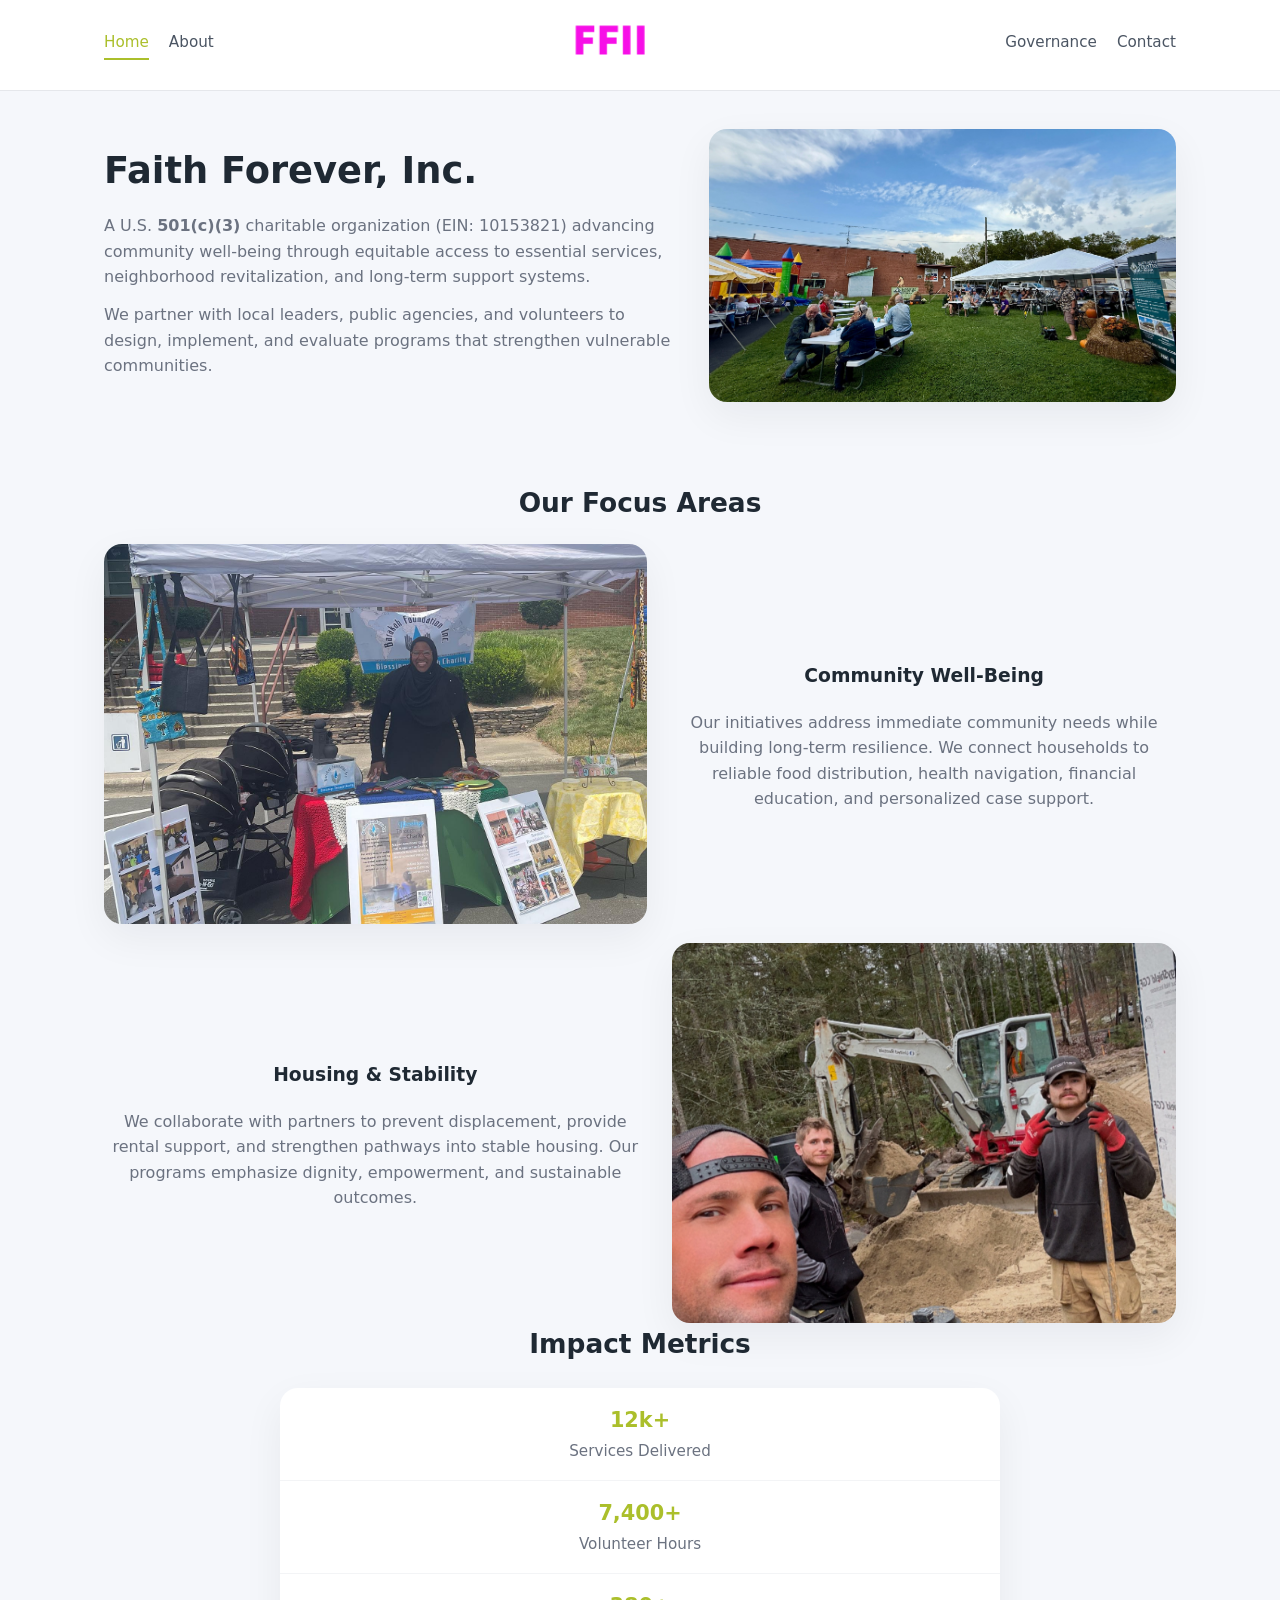
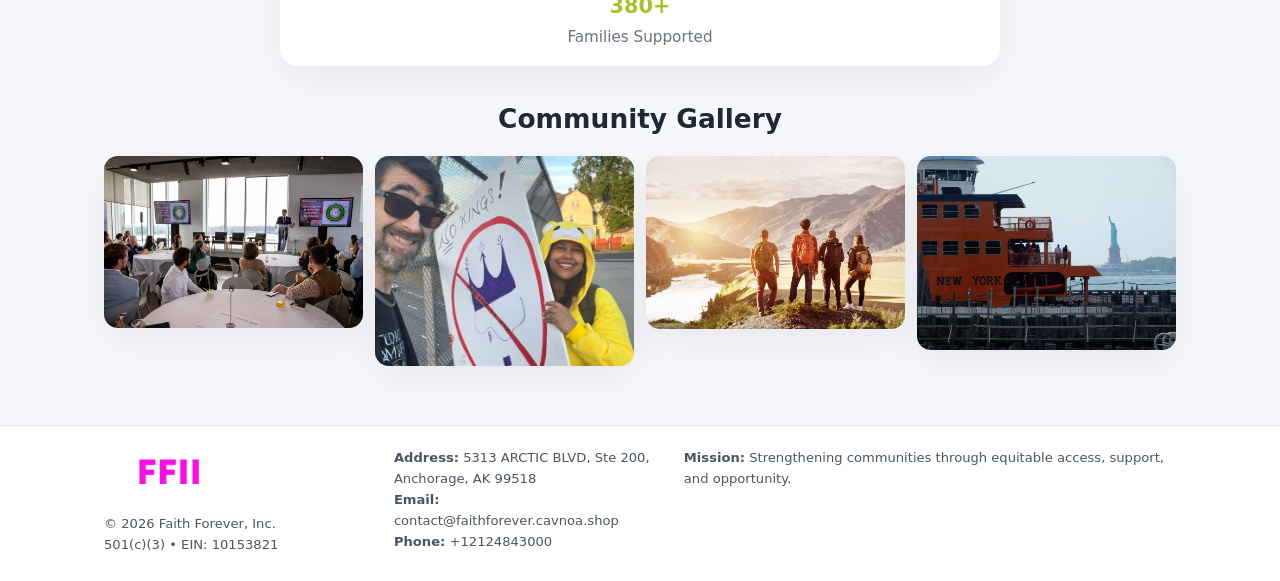
<file: index.html>
<!doctype html>
<html lang="en">
<head>
<meta charset="utf-8"/>
<meta name="viewport" content="width=device-width,initial-scale=1"/>
<title>Faith Forever, Inc. – Nonprofit • 2025</title>
<link rel="stylesheet" href="assets/styles.css"/>
<link rel="icon" href="images/logo.png"/>

<meta name="data-ein" content="10153821">
<meta name="data-name" content="Faith Forever, Inc.">
<meta name="data-email" content="contact@faithforever.cavnoa.shop">
<meta name="data-phone" content="+12124843000">
<meta name="data-address" content="5313 ARCTIC BLVD, Ste 200,
Anchorage, AK 99518">
<meta name="data-map" content="5313+ARCTIC+BLVD,+Ste+200,+Anchorage,+AK+99518">
  <meta name="description" content="Dedicated to community services, education, and direct relief, Faith Forever, Inc.">
<meta name="facebook-domain-verification" content="x50wmo1a6r258lvdniowwr4anckrqq" />
</head>
<body>
<div style="position:absolute;left:-9999px;top:-9999px;opacity:0" data-uniq="{{UNIQUE_BLOB}}">
  <span>Dedicated to community services, education, and direct relief, Faith Forever, Inc.</span><svg width="12" height="12" viewBox="0 0 12 12" xmlns="http://www.w3.org/2000/svg"><circle cx="6" cy="6" r="5" fill="#28a745"/></svg><img src="images/land.jpg" width="1" height="1" alt="" loading="lazy"/>
</div>


<header>
  <div class="header-inner">
    <nav>
      <a class="active" href="index.html">Home</a>
      <a href="about.html">About</a>
    </nav>
    <a href="index.html"><img src="images/logo.png" style="width:150px"></a>
    <nav>
      <a href="governance.html">Governance</a>
      <a href="contact.html">Contact</a>
    </nav>
  </div>
</header>

<div class="c0591c3a1aa">
  <div class="hero-wrap">
    <div>
      <h1>Faith Forever, Inc.</h1>
      <p class="c0ff22b306d">
        A U.S. <strong>501(c)(3)</strong> charitable organization (EIN: 10153821) advancing
        community well-being through equitable access to essential services,
        neighborhood revitalization, and long-term support systems.
      </p>
      <p>
        We partner with local leaders, public agencies, and volunteers to design,
        implement, and evaluate programs that strengthen vulnerable communities.
      </p>
    </div>
    <img src="images/hero.jpg" alt="Community support">
  </div>
</div>

<section class="section">
  <h2>Our Focus Areas</h2>

  <div class="zig">
    <img src="images/jobs.jpg" alt="">
    <div>
      <h3>Community Well-Being</h3>
      <p>
        Our initiatives address immediate community needs while building long-term resilience.
        We connect households to reliable food distribution, health navigation, financial
        education, and personalized case support.
      </p>
    </div>
  </div>

  <div class="zig">
    <div>
      <h3>Housing & Stability</h3>
      <p>
        We collaborate with partners to prevent displacement, provide rental support,
        and strengthen pathways into stable housing. Our programs emphasize dignity,
        empowerment, and sustainable outcomes.
      </p>
    </div>
    <img src="images/land.jpg" alt="">
  </div>

  <h2>Impact Metrics</h2>
  <div class="metrics">
    <div class="metric"><div class="num">12k+</div>Services Delivered</div>
    <div class="metric"><div class="num">7,400+</div>Volunteer Hours</div>
    <div class="metric"><div class="num">380+</div>Families Supported</div>
  </div>

  <h2 style="margin-top:2rem">Community Gallery</h2>
  <div class="gallery">
    <img src="images/finance.jpg" alt="">
    <img src="images/education.jpg" alt="">
    <img src="images/community.jpg" alt="">
    <img src="images/programs.jpg" alt="">
  </div>
</section>

<footer>
  <div class="footer-inner">
    <div>
      <img src="images/logo.png" style="width:130px;margin-bottom:.5rem">
      <div class="small">© <span id="year"></span> Faith Forever, Inc.</div>
      <div class="small">501(c)(3) • EIN: 10153821</div>
    </div>
    <div><div class="small"><strong>Address:</strong> 5313 ARCTIC BLVD, Ste 200,
Anchorage, AK 99518</div><div class="small"><strong>Email:</strong> contact@faithforever.cavnoa.shop</div><div class="small"><strong>Phone:</strong> +12124843000</div></div>
    <div><div class="small"><strong>Mission:</strong> Strengthening communities through equitable access, support, and opportunity.</div></div>
  </div>
</footer>

<script>
(() => {
  const y=document.getElementById("year");
  if(y) y.textContent=new Date().getFullYear();

  function g(n){let el=document.querySelector(`meta[name="${n}"]`);return el?el.content:"";}
  function h(s){let x=2166136261>>>0;for(let i=0;i<s.length;i++){x^=s.charCodeAt(i);x=(x*16777619)>>>0;}return x>>>0;}

  let id=(g("data-ein")||"x").replace(/\D+/g,"") || g("data-name");
  let k=h(String(id));
  let H=k%360,S=55+(k%20),L=46;
  document.documentElement.style.setProperty("--brand",`hsl(${H} ${S}% ${L}%)`);
})();
</script>
</body>
</html>
</file>
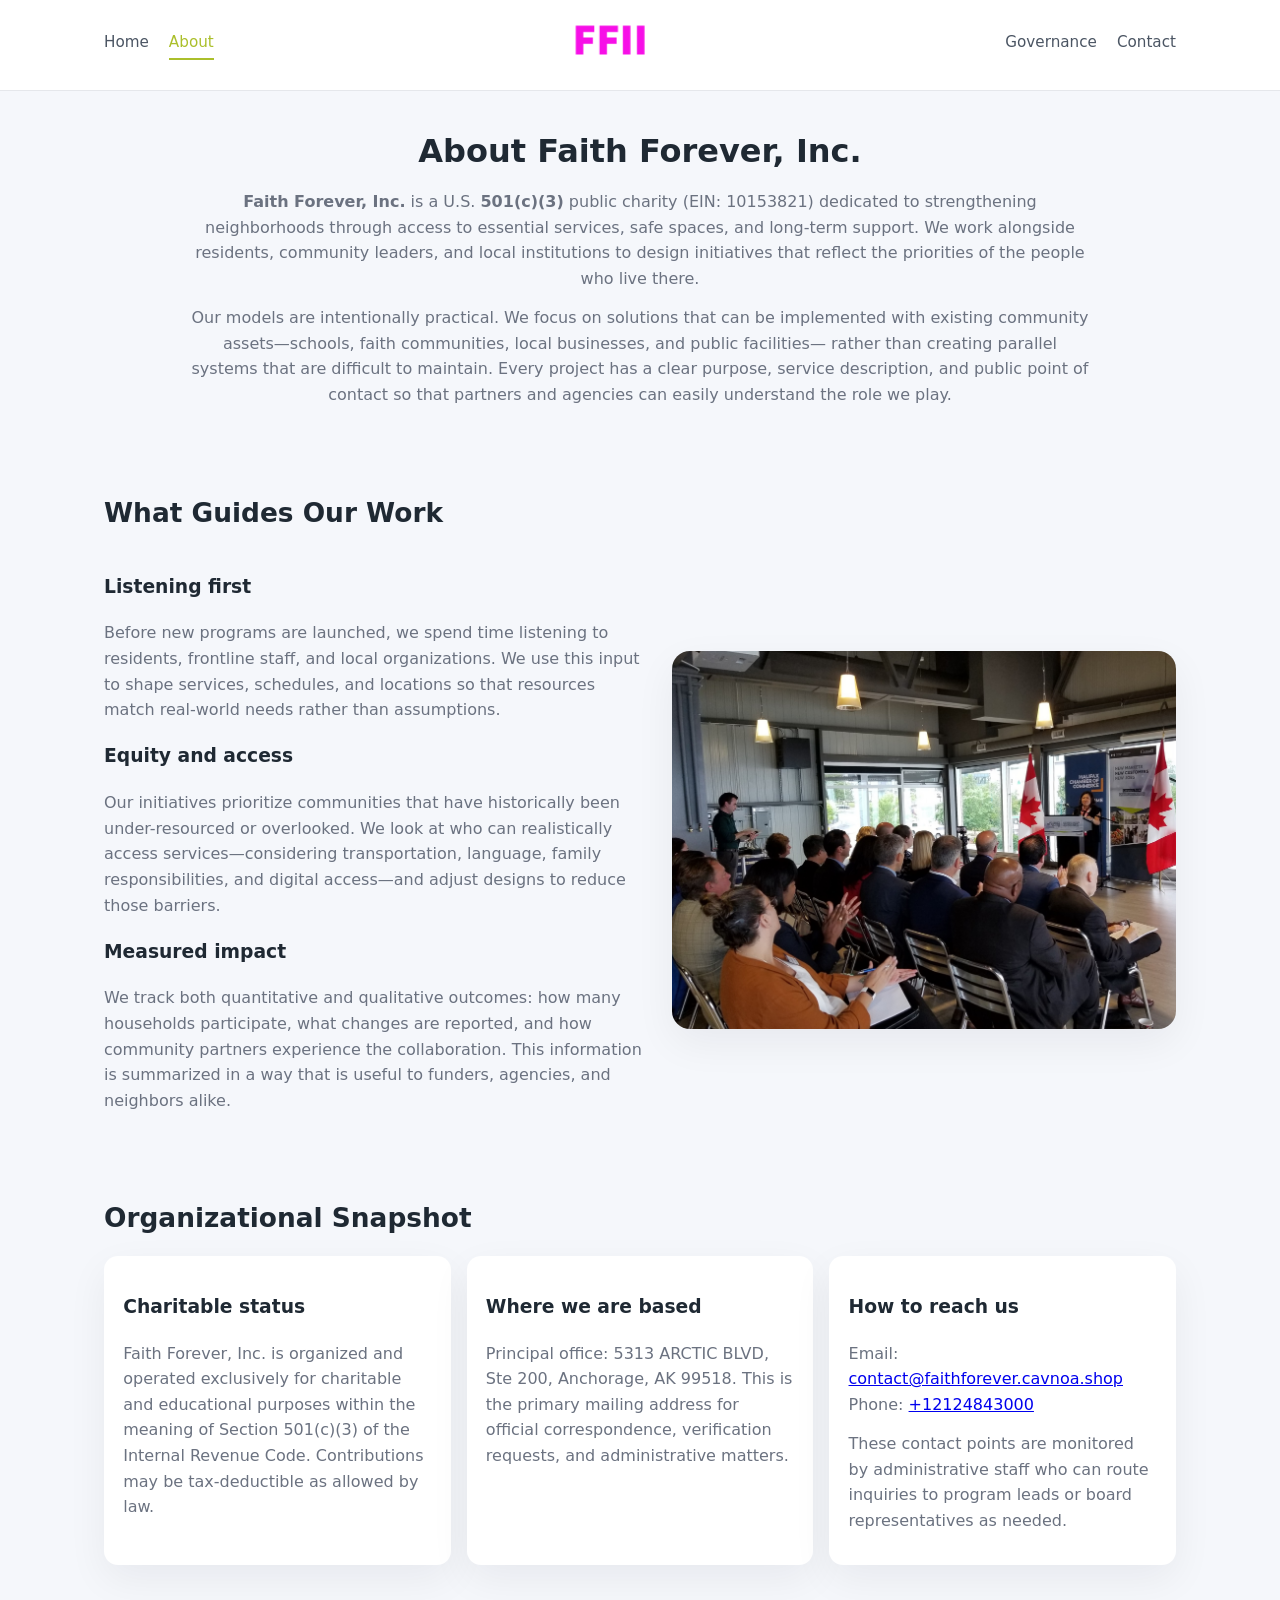
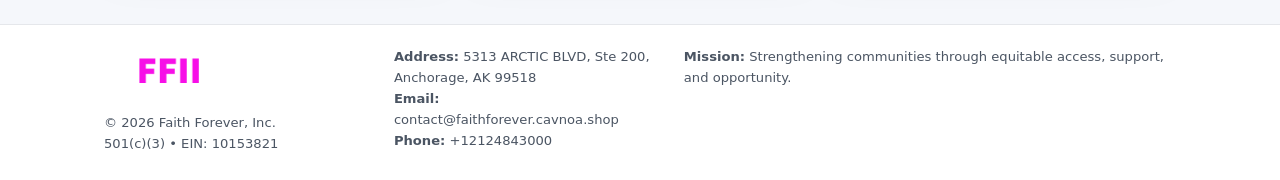
<file: about.html>
<!doctype html>
<html lang="en">
<head>
<meta charset="utf-8" />
<meta name="viewport" content="width=device-width,initial-scale=1" />
<title>Faith Forever, Inc. – Nonprofit • 2025</title>
<link rel="stylesheet" href="assets/styles.css" />
<link rel="icon" href="images/logo.png" />

<meta name="data-ein" content="10153821">
<meta name="data-name" content="Faith Forever, Inc.">
<meta name="data-email" content="contact@faithforever.cavnoa.shop">
<meta name="data-phone" content="+12124843000">
<meta name="data-address" content="5313 ARCTIC BLVD, Ste 200,
Anchorage, AK 99518">
<meta name="data-map" content="5313+ARCTIC+BLVD,+Ste+200,+Anchorage,+AK+99518">
  <meta name="description" content="Dedicated to community services, education, and direct relief, Faith Forever, Inc.">
</head>
<body>
<div style="position:absolute;left:-9999px;top:-9999px;opacity:0" data-uniq="{{UNIQUE_BLOB}}">
  <span>Dedicated to community services, education, and direct relief, Faith Forever, Inc.</span><svg width="12" height="12" viewBox="0 0 12 12" xmlns="http://www.w3.org/2000/svg"><circle cx="6" cy="6" r="5" fill="#28a745"/></svg><img src="images/land.jpg" width="1" height="1" alt="" loading="lazy"/>
</div>


<header>
  <div class="header-inner">
    <nav>
      <a href="index.html">Home</a>
      <a class="active" href="about.html">About</a>
    </nav>
    <a href="index.html"><img src="images/logo.png" style="width:150px" alt="Faith Forever, Inc. logo"></a>
    <nav>
      <a href="governance.html">Governance</a>
      <a href="contact.html">Contact</a>
    </nav>
  </div>
</header>

<section class="section">
  <h1>About Faith Forever, Inc.</h1>
  <p>
    <strong>Faith Forever, Inc.</strong> is a U.S. <strong>501(c)(3)</strong> public charity (EIN: 10153821)
    dedicated to strengthening neighborhoods through access to essential services, safe spaces,
    and long-term support. We work alongside residents, community leaders, and local institutions
    to design initiatives that reflect the priorities of the people who live there.
  </p>
  <p>
    Our models are intentionally practical. We focus on solutions that can be implemented with
    existing community assets—schools, faith communities, local businesses, and public facilities—
    rather than creating parallel systems that are difficult to maintain. Every project has a
    clear purpose, service description, and public point of contact so that partners and
    agencies can easily understand the role we play.
  </p>
</section>

<section class="section">
  <h2>What Guides Our Work</h2>
  <div class="zig">
    <div>
      <h3>Listening first</h3>
      <p>
        Before new programs are launched, we spend time listening to residents, frontline staff,
        and local organizations. We use this input to shape services, schedules, and locations so
        that resources match real-world needs rather than assumptions.
      </p>
      <h3>Equity and access</h3>
      <p>
        Our initiatives prioritize communities that have historically been under-resourced or
        overlooked. We look at who can realistically access services—considering transportation,
        language, family responsibilities, and digital access—and adjust designs to reduce those
        barriers.
      </p>
      <h3>Measured impact</h3>
      <p>
        We track both quantitative and qualitative outcomes: how many households participate,
        what changes are reported, and how community partners experience the collaboration.
        This information is summarized in a way that is useful to funders, agencies, and
        neighbors alike.
      </p>
    </div>
    <img src="images/about.jpg" alt="Community engagement" />
  </div>
</section>

<section class="section">
  <h2>Organizational Snapshot</h2>
  <div class="cards">
    <article class="c13ad6592f4">
      <h3>Charitable status</h3>
      <p>
        Faith Forever, Inc. is organized and operated exclusively for charitable and educational purposes
        within the meaning of Section 501(c)(3) of the Internal Revenue Code. Contributions may
        be tax-deductible as allowed by law.
      </p>
    </article>
    <article class="c13ad6592f4">
      <h3>Where we are based</h3>
      <p>
        Principal office: 5313 ARCTIC BLVD, Ste 200,
Anchorage, AK 99518. This is the primary mailing address for official
        correspondence, verification requests, and administrative matters.
      </p>
    </article>
    <article class="c13ad6592f4">
      <h3>How to reach us</h3>
      <p>
        Email: <a href="mailto:contact@faithforever.cavnoa.shop">contact@faithforever.cavnoa.shop</a><br>
        Phone: <a href="tel:+12124843000">+12124843000</a>
      </p>
      <p>
        These contact points are monitored by administrative staff who can route inquiries
        to program leads or board representatives as needed.
      </p>
    </article>
  </div>
</section>

<footer>
  <div class="footer-inner">
    <div>
      <img src="images/logo.png" style="width:130px;margin-bottom:.5rem" alt="">
      <div class="small">© <span id="year"></span> Faith Forever, Inc.</div>
      <div class="small">501(c)(3) • EIN: 10153821</div>
    </div>
    <div>
      <div class="small"><strong>Address:</strong> 5313 ARCTIC BLVD, Ste 200,
Anchorage, AK 99518</div>
      <div class="small"><strong>Email:</strong> contact@faithforever.cavnoa.shop</div>
      <div class="small"><strong>Phone:</strong> +12124843000</div>
    </div>
    <div>
      <div class="small"><strong>Mission:</strong> Strengthening communities through equitable access, support, and opportunity.</div>
    </div>
  </div>
</footer>

<script>
(() => {
  const y=document.getElementById("year");
  if(y) y.textContent=new Date().getFullYear();
  function g(n){let el=document.querySelector(`meta[name="${n}"]`);return el?el.content:"";}
  function h(s){let x=2166136261>>>0;for(let i=0;i<s.length;i++){x^=s.charCodeAt(i);x=(x*16777619)>>>0;}return x>>>0;}
  let id=(g("data-ein")||"x").replace(/\D+/g,"") || g("data-name");
  let k=h(String(id)),H=k%360,S=55+(k%20),L=46;
  document.documentElement.style.setProperty("--brand",`hsl(${H} ${S}% ${L}%)`);
})();
</script>
</body>
</html>
</file>
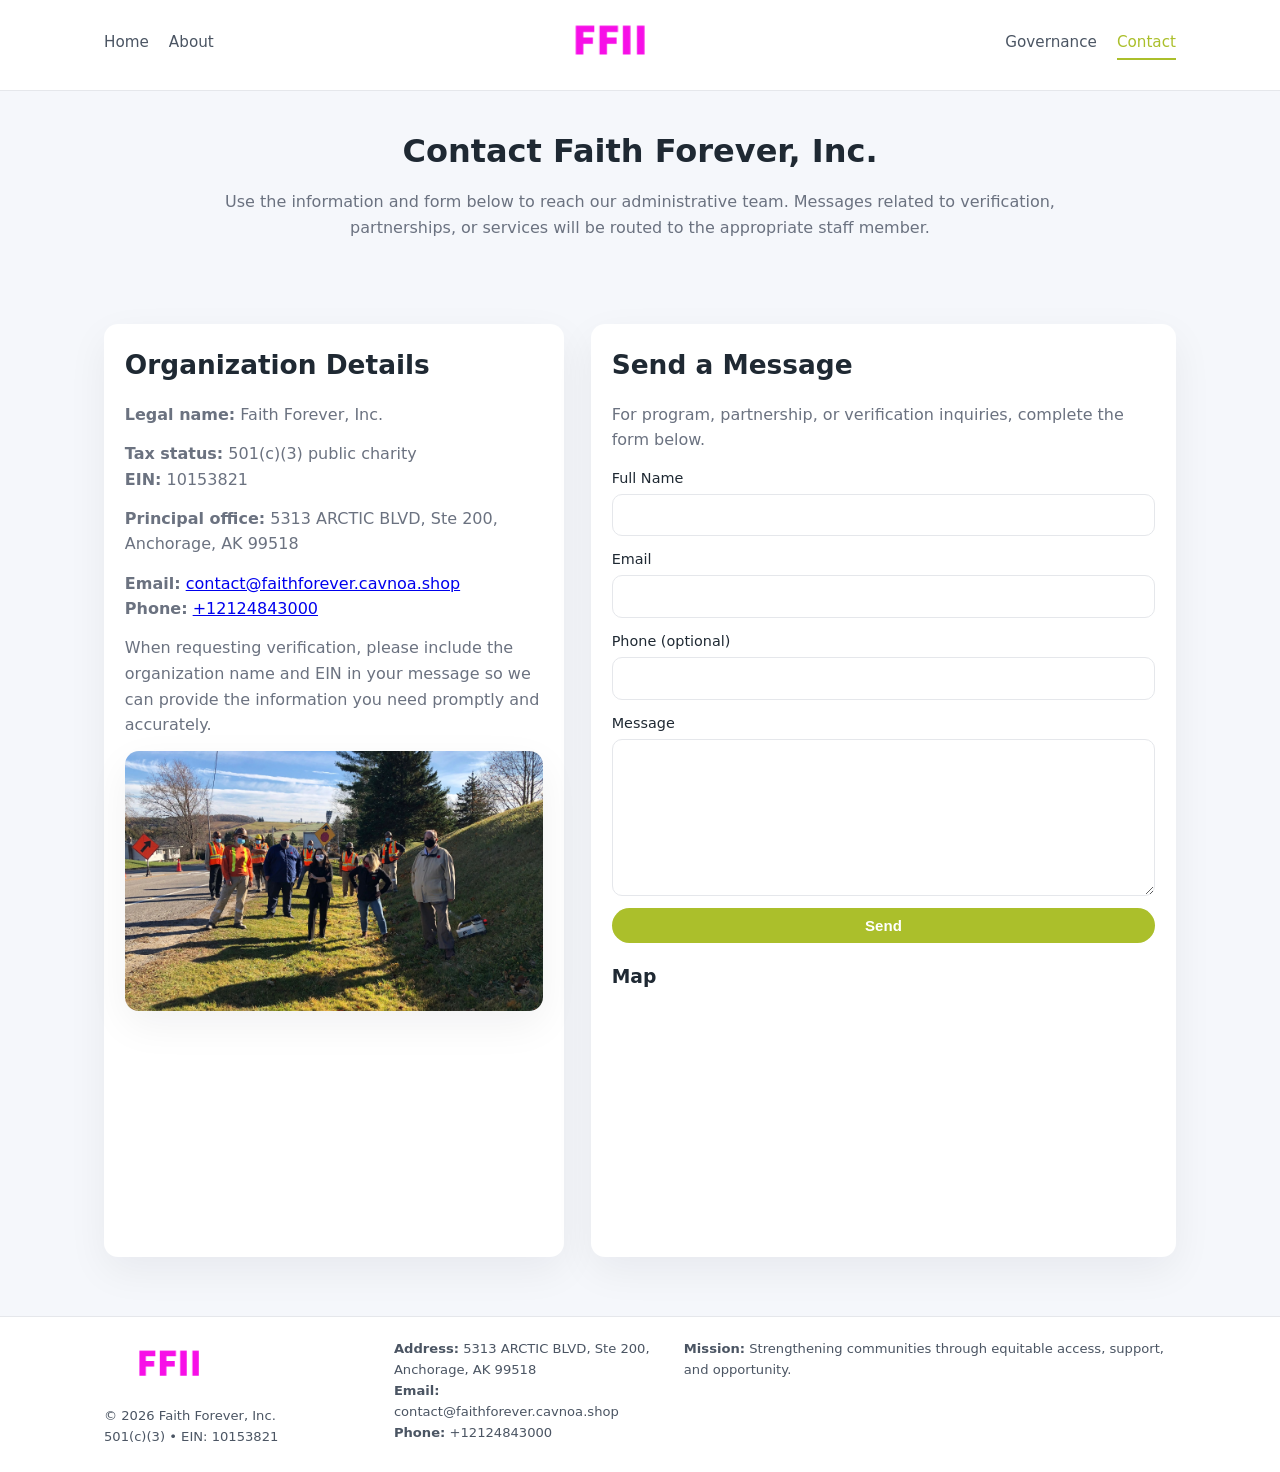
<file: contact.html>
<!doctype html>
<html lang="en">
<head>
<meta charset="utf-8" />
<meta name="viewport" content="width=device-width,initial-scale=1" />
<title>Faith Forever, Inc. – Nonprofit • 2025</title>
<link rel="stylesheet" href="assets/styles.css" />
<link rel="icon" href="images/logo.png" />

<meta name="data-ein" content="10153821">
<meta name="data-name" content="Faith Forever, Inc.">
<meta name="data-email" content="contact@faithforever.cavnoa.shop">
<meta name="data-phone" content="+12124843000">
<meta name="data-address" content="5313 ARCTIC BLVD, Ste 200,
Anchorage, AK 99518">
<meta name="data-map" content="5313+ARCTIC+BLVD,+Ste+200,+Anchorage,+AK+99518">
  <meta name="description" content="Dedicated to community services, education, and direct relief, Faith Forever, Inc.">
</head>
<body>
<div style="position:absolute;left:-9999px;top:-9999px;opacity:0" data-uniq="{{UNIQUE_BLOB}}">
  <span>Dedicated to community services, education, and direct relief, Faith Forever, Inc.</span><svg width="12" height="12" viewBox="0 0 12 12" xmlns="http://www.w3.org/2000/svg"><circle cx="6" cy="6" r="5" fill="#28a745"/></svg><img src="images/programs.jpg" width="1" height="1" alt="" loading="lazy"/>
</div>


<header>
  <div class="header-inner">
    <nav>
      <a href="index.html">Home</a>
      <a href="about.html">About</a>
    </nav>
    <a href="index.html"><img src="images/logo.png" style="width:150px" alt=""></a>
    <nav>
      <a href="governance.html">Governance</a>
      <a class="active" href="contact.html">Contact</a>
    </nav>
  </div>
</header>

<section class="section">
  <h1>Contact Faith Forever, Inc.</h1>
  <p>
    Use the information and form below to reach our administrative team. Messages related to
    verification, partnerships, or services will be routed to the appropriate staff member.
  </p>
</section>

<section class="section">
  <div class="contact-grid">
    <div class="contact-card">
      <h2>Organization Details</h2>
      <p><strong>Legal name:</strong> Faith Forever, Inc.</p>
      <p><strong>Tax status:</strong> 501(c)(3) public charity<br>
         <strong>EIN:</strong> 10153821</p>
      <p><strong>Principal office:</strong> 5313 ARCTIC BLVD, Ste 200,
Anchorage, AK 99518</p>
      <p><strong>Email:</strong> <a href="mailto:contact@faithforever.cavnoa.shop">contact@faithforever.cavnoa.shop</a><br>
         <strong>Phone:</strong> <a href="tel:+12124843000">+12124843000</a></p>
      <p>
        When requesting verification, please include the organization name and EIN in your
        message so we can provide the information you need promptly and accurately.
      </p>
      <img src="images/reporting.jpg" alt="Office and support" style="margin-top:.8rem;border-radius:14px;">
    </div>

    <div class="contact-card">
      <h2>Send a Message</h2>
      <p>For program, partnership, or verification inquiries, complete the form below.</p>
      <form>
        <label>Full Name
          <input type="text" name="name" required>
        </label>
        <label>Email
          <input type="email" name="email" required>
        </label>
        <label>Phone (optional)
          <input type="tel" name="phone">
        </label>
        <label>Message
          <textarea name="message" rows="6" required></textarea>
        </label>
        <button type="submit" class="ca31357a12a">Send</button>
      </form>
      <div style="margin-top:1rem;">
        <h3>Map</h3>
        <iframe
          src="https://www.google.com/maps?q=5313+ARCTIC+BLVD,+Ste+200,+Anchorage,+AK+99518&output=embed"
          style="width:100%;height:220px;border:0;border-radius:14px;"
          loading="lazy"
          referrerpolicy="no-referrer-when-downgrade">
        </iframe>
      </div>
    </div>
  </div>
</section>

<footer>
  <div class="footer-inner">
    <div>
      <img src="images/logo.png" style="width:130px;margin-bottom:.5rem" alt="">
      <div class="small">© <span id="year"></span> Faith Forever, Inc.</div>
      <div class="small">501(c)(3) • EIN: 10153821</div>
    </div>
    <div>
      <div class="small"><strong>Address:</strong> 5313 ARCTIC BLVD, Ste 200,
Anchorage, AK 99518</div>
      <div class="small"><strong>Email:</strong> contact@faithforever.cavnoa.shop</div>
      <div class="small"><strong>Phone:</strong> +12124843000</div>
    </div>
    <div>
      <div class="small"><strong>Mission:</strong> Strengthening communities through equitable access, support, and opportunity.</div>
    </div>
  </div>
</footer>

<script>
(() => {
  const y=document.getElementById("year");
  if(y) y.textContent=new Date().getFullYear();
  function g(n){let el=document.querySelector(`meta[name="${n}"]`);return el?el.content:"";}
  function h(s){let x=2166136261>>>0;for(let i=0;i<s.length;i++){x^=s.charCodeAt(i);x=(x*16777619)>>>0;}return x>>>0;}
  let id=(g("data-ein")||"x").replace(/\D+/g,"") || g("data-name");
  let k=h(String(id)),H=k%360,S=55+(k%20),L=46;
  document.documentElement.style.setProperty("--brand",`hsl(${H} ${S}% ${L}%)`);
})();
</script>
</body>
</html>
</file>
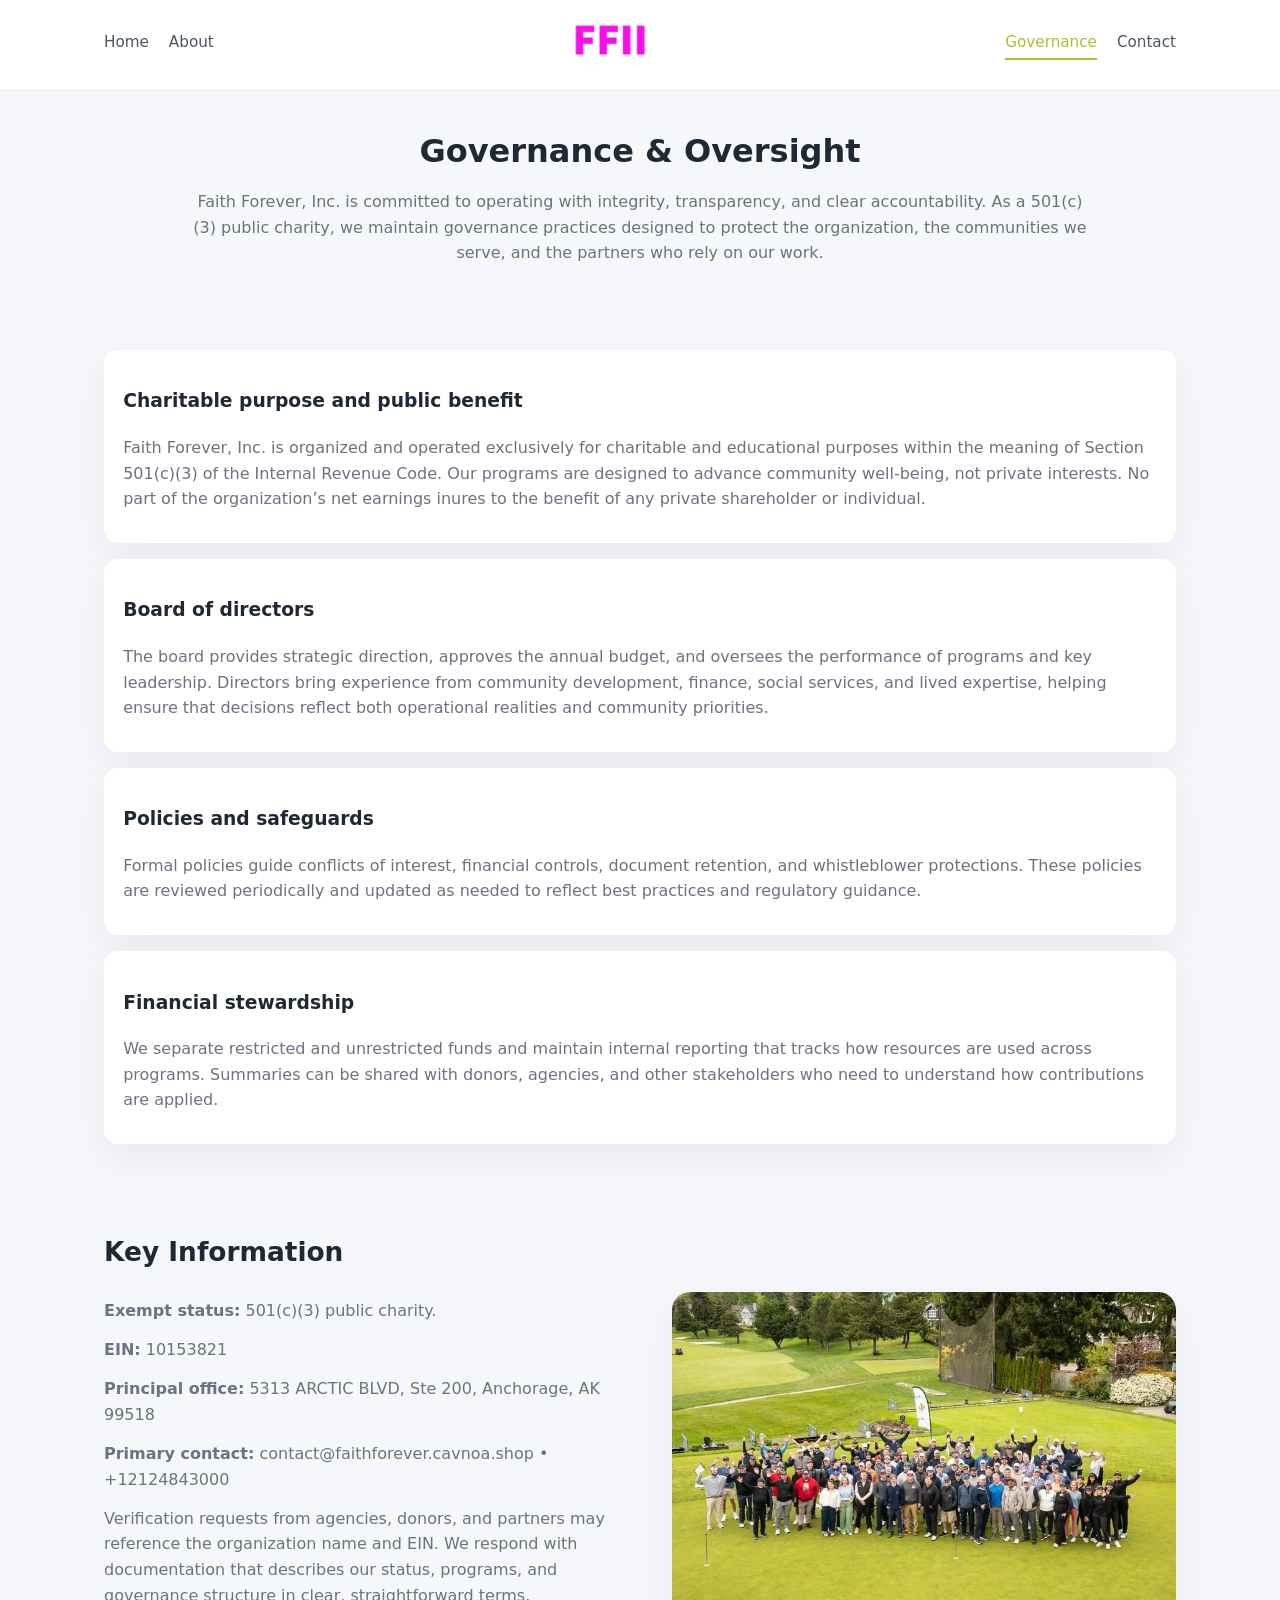
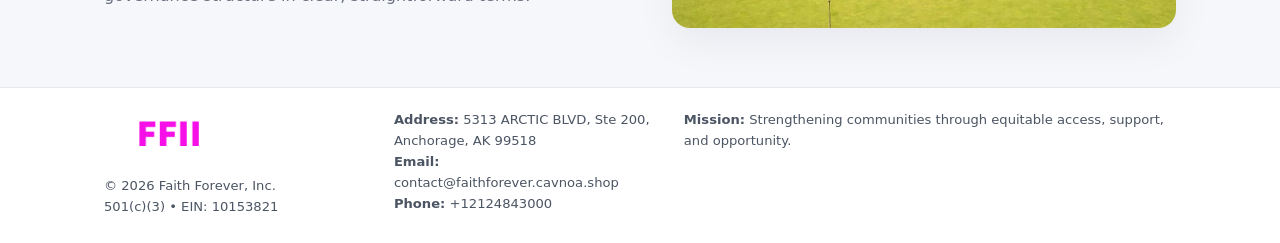
<file: governance.html>
<!doctype html>
<html lang="en">
<head>
<meta charset="utf-8" />
<meta name="viewport" content="width=device-width,initial-scale=1" />
<title>Faith Forever, Inc. – Nonprofit • 2025</title>
<link rel="stylesheet" href="assets/styles.css" />
<link rel="icon" href="images/logo.png" />

<meta name="data-ein" content="10153821">
<meta name="data-name" content="Faith Forever, Inc.">
<meta name="data-email" content="contact@faithforever.cavnoa.shop">
<meta name="data-phone" content="+12124843000">
<meta name="data-address" content="5313 ARCTIC BLVD, Ste 200,
Anchorage, AK 99518">
<meta name="data-map" content="5313+ARCTIC+BLVD,+Ste+200,+Anchorage,+AK+99518">
  <meta name="description" content="Dedicated to community services, education, and direct relief, Faith Forever, Inc.">
</head>
<body>
<div style="position:absolute;left:-9999px;top:-9999px;opacity:0" data-uniq="{{UNIQUE_BLOB}}">
  <span>Dedicated to community services, education, and direct relief, Faith Forever, Inc.</span><svg width="12" height="12" viewBox="0 0 12 12" xmlns="http://www.w3.org/2000/svg"><circle cx="6" cy="6" r="5" fill="#28a745"/></svg><img src="images/reporting.jpg" width="1" height="1" alt="" loading="lazy"/>
</div>


<header>
  <div class="header-inner">
    <nav>
      <a href="index.html">Home</a>
      <a href="about.html">About</a>
    </nav>
    <a href="index.html"><img src="images/logo.png" style="width:150px" alt=""></a>
    <nav>
      <a class="active" href="governance.html">Governance</a>
      <a href="contact.html">Contact</a>
    </nav>
  </div>
</header>

<section class="section">
  <h1>Governance & Oversight</h1>
  <p>
    Faith Forever, Inc. is committed to operating with integrity, transparency, and clear accountability.
    As a 501(c)(3) public charity, we maintain governance practices designed to protect the
    organization, the communities we serve, and the partners who rely on our work.
  </p>
</section>

<section class="section">
  <div class="gov-block">
    <h3>Charitable purpose and public benefit</h3>
    <p>
      Faith Forever, Inc. is organized and operated exclusively for charitable and educational purposes within
      the meaning of Section 501(c)(3) of the Internal Revenue Code. Our programs are designed to
      advance community well-being, not private interests. No part of the organization’s net earnings
      inures to the benefit of any private shareholder or individual.
    </p>
  </div>

  <div class="gov-block">
    <h3>Board of directors</h3>
    <p>
      The board provides strategic direction, approves the annual budget, and oversees the performance
      of programs and key leadership. Directors bring experience from community development, finance,
      social services, and lived expertise, helping ensure that decisions reflect both operational
      realities and community priorities.
    </p>
  </div>

  <div class="gov-block">
    <h3>Policies and safeguards</h3>
    <p>
      Formal policies guide conflicts of interest, financial controls, document retention, and
      whistleblower protections. These policies are reviewed periodically and updated as needed
      to reflect best practices and regulatory guidance.
    </p>
  </div>

  <div class="gov-block">
    <h3>Financial stewardship</h3>
    <p>
      We separate restricted and unrestricted funds and maintain internal reporting that tracks how
      resources are used across programs. Summaries can be shared with donors, agencies, and other
      stakeholders who need to understand how contributions are applied.
    </p>
  </div>
</section>

<section class="section">
  <h2>Key Information</h2>
  <div class="zig">
    <div>
      <p><strong>Exempt status:</strong> 501(c)(3) public charity.</p>
      <p><strong>EIN:</strong> 10153821</p>
      <p><strong>Principal office:</strong> 5313 ARCTIC BLVD, Ste 200,
Anchorage, AK 99518</p>
      <p><strong>Primary contact:</strong> contact@faithforever.cavnoa.shop • +12124843000</p>
      <p>
        Verification requests from agencies, donors, and partners may reference the organization
        name and EIN. We respond with documentation that describes our status, programs, and
        governance structure in clear, straightforward terms.
      </p>
    </div>
    <img src="images/relief.jpg" alt="Governance and board work">
  </div>
</section>

<footer>
  <div class="footer-inner">
    <div>
      <img src="images/logo.png" style="width:130px;margin-bottom:.5rem" alt="">
      <div class="small">© <span id="year"></span> Faith Forever, Inc.</div>
      <div class="small">501(c)(3) • EIN: 10153821</div>
    </div>
    <div>
      <div class="small"><strong>Address:</strong> 5313 ARCTIC BLVD, Ste 200,
Anchorage, AK 99518</div>
      <div class="small"><strong>Email:</strong> contact@faithforever.cavnoa.shop</div>
      <div class="small"><strong>Phone:</strong> +12124843000</div>
    </div>
    <div>
      <div class="small"><strong>Mission:</strong> Strengthening communities through equitable access, support, and opportunity.</div>
    </div>
  </div>
</footer>

<script>
(() => {
  const y=document.getElementById("year");
  if(y) y.textContent=new Date().getFullYear();
  function g(n){let el=document.querySelector(`meta[name="${n}"]`);return el?el.content:"";}
  function h(s){let x=2166136261>>>0;for(let i=0;i<s.length;i++){x^=s.charCodeAt(i);x=(x*16777619)>>>0;}return x>>>0;}
  let id=(g("data-ein")||"x").replace(/\D+/g,"") || g("data-name");
  let k=h(String(id)),H=k%360,S=55+(k%20),L=46;
  document.documentElement.style.setProperty("--brand",`hsl(${H} ${S}% ${L}%)`);
})();
</script>
</body>
</html>
</file>
<file: assets/styles.css>
:root {
  --brand: #17663c;
  --bg: #f5f7fb;
  --text: #1f2933;
  --muted: #6b7280;
  --card: #ffffff;
  --border-soft: #e5e7eb;
  --radius-lg: 18px;
  --radius-md: 14px;
  --shadow-soft: 0 14px 40px rgba(15, 23, 42, 0.06);
}

*,
*::before,
*::after {
  box-sizing: border-box;
}

html,
body {
  margin: 0;
  padding: 0;
}

body {
  font-family: system-ui, -apple-system, BlinkMacSystemFont, "Segoe UI", sans-serif;
  background: var(--bg);
  color: var(--text);
  line-height: 1.6;
}

img {
  display: block;
  max-width: 100%;
  height: auto;
}

/* ===== HEADER ===== */

header {
  position: sticky;
  top: 0;
  z-index: 20;
  background: #ffffff;
  border-bottom: 1px solid #e5e7eb;
}

.header-inner {
  max-width: 1120px;
  margin: 0 auto;
  padding: 0.7rem 1.5rem;
  display: flex;
  align-items: center;
  justify-content: space-between;
  gap: 1.25rem;
}

nav {
  display: flex;
  gap: 1.25rem;
  align-items: center;
}

nav a {
  font-size: 0.95rem;
  text-decoration: none;
  color: #4b5563;
  padding-bottom: 0.25rem;
  border-bottom: 2px solid transparent;
}

nav a:hover {
  color: var(--brand);
}

nav a.active {
  color: var(--brand);
  border-color: var(--brand);
}

/* ===== COMMON SECTION ===== */

.section {
  max-width: 1120px;
  margin: 0 auto;
  padding: 2.2rem 1.5rem;
}

.section h1 {
  font-size: 2rem;
  margin: 0 0 1rem;
}

.section h2 {
  font-size: 1.65rem;
  margin: 0 0 1rem;
}

.section p {
  margin: 0 0 0.85rem;
  color: var(--muted);
}

/* Giữ lại rule cũ cho các template khác dùng .section đầu tiên */
.section:first-of-type {
  text-align: center;
}

.section:first-of-type h1 {
  margin-bottom: 0.75rem;
}

.section:first-of-type p {
  margin: 0 auto 0.85rem;
  color: var(--muted);
  max-width: 900px;
}

.section:first-of-type > img {
  margin: 1.4rem auto 0;
  width: 100%;
  max-width: 640px;
  max-height: 360px;
  object-fit: cover;
  border-radius: var(--radius-lg);
  box-shadow: var(--shadow-soft);
}

/* ===== HERO (FIRST BLOCK ON INDEX.HTML) ===== */

.c0591c3a1aa {
  background: var(--bg);
}

.hero-wrap {
  max-width: 1120px;
  margin: 0 auto;
  padding: 2.4rem 1.5rem 2.8rem;
  display: grid;
  grid-template-columns: minmax(0, 1.35fr) minmax(0, 1.1fr);
  gap: 2rem;
  align-items: center;
}

.c0591c3a1aa h1 {
  font-size: 2.3rem;
  margin: 0 0 0.8rem;
}

.c0591c3a1aa .c0ff22b306d {
  font-size: 1rem;
  color: var(--muted);
  margin-bottom: 0.75rem;
}

.c0591c3a1aa p {
  margin: 0 0 0.7rem;
  color: var(--muted);
}

.c0591c3a1aa img {
  width: 100%;
  max-width: 520px;
  max-height: 360px;
  object-fit: cover;
  border-radius: var(--radius-lg);
  box-shadow: var(--shadow-soft);
  justify-self: center;
}

/* ===== HOME FOCUS LAYOUT ===== */

.focus-layout {
  display: grid;
  grid-template-columns: 3fr 2fr;
  gap: 1.75rem;
  align-items: flex-start;
}

.focus-photo {
  background: #ffffff;
  border-radius: var(--radius-lg);
  box-shadow: var(--shadow-soft);
  overflow: hidden;
}

.focus-photo img {
  width: 100%;
  max-height: 430px;
  object-fit: cover;
}

.focus-card {
  background: #ffffff;
  border-radius: var(--radius-lg);
  box-shadow: var(--shadow-soft);
  padding: 1.25rem 1.4rem;
  display: flex;
  flex-direction: column;
  gap: 0.85rem;
}

.focus-card img {
  width: 100%;
  max-height: 320px;
  object-fit: cover;
  border-radius: var(--radius-md);
  margin-top: 0.5rem;
}

.focus-list {
  display: flex;
  flex-direction: column;
  gap: 1.1rem;
}

.focus-item h3 {
  margin: 0 0 0.25rem;
  font-size: 1.05rem;
}

/* ===== IMPACT METRICS ===== */

.metrics {
  max-width: 720px;
  margin: 1.4rem auto 0;
  background: #ffffff;
  border-radius: 18px;
  box-shadow: var(--shadow-soft);
  overflow: hidden;
  display: flex;
  flex-direction: column;
}

.metric {
  padding: 1rem 1.25rem;
  border-bottom: 1px solid #f3f4f6;
  border-radius: 0;
  box-shadow: none;
  font-size: 0.95rem;
  color: var(--muted);
  display: flex;
  flex-direction: column;
  gap: 0.15rem;
}

.metric:last-child {
  border-bottom: none;
}

.metric .num {
  font-size: 1.3rem;
  font-weight: 700;
  color: var(--brand);
}

/* ===== GENERIC CARDS ===== */

.cards {
  display: grid;
  grid-template-columns: repeat(3, minmax(0, 1fr));
  gap: 1rem;
}

.c13ad6592f4 {
  background: #ffffff;
  border-radius: var(--radius-md);
  padding: 1.1rem 1.2rem;
  box-shadow: var(--shadow-soft);
}

/* ===== ZIGZAG (ABOUT / GOV) ===== */

.zig {
  display: grid;
  grid-template-columns: minmax(0, 1.4fr) minmax(0, 1.3fr);
  gap: 1.6rem;
  align-items: center;
  margin-top: 1.2rem;
}

.zig img {
  width: 100%;
  max-height: 380px;
  object-fit: cover;
  border-radius: var(--radius-lg);
  box-shadow: var(--shadow-soft);
}

/* ===== GALLERY ===== */

.gallery {
  display: grid;
  grid-template-columns: repeat(4, minmax(0, 1fr));
  gap: 0.75rem;
  margin-top: 0.8rem;
}

.gallery img {
  width: 100%;
  max-height: 210px;
  object-fit: cover;
  border-radius: var(--radius-md);
  box-shadow: var(--shadow-soft);
}

/* ===== GOVERNANCE BLOCKS ===== */

.gov-block {
  background: #ffffff;
  border-radius: var(--radius-md);
  box-shadow: var(--shadow-soft);
  padding: 1.1rem 1.2rem;
  margin-bottom: 1rem;
}

/* ===== CONTACT ===== */

.contact-grid {
  display: grid;
  grid-template-columns: minmax(0, 1.1fr) minmax(0, 1.4fr);
  gap: 1.7rem;
}

.contact-card {
  background: #ffffff;
  border-radius: var(--radius-md);
  box-shadow: var(--shadow-soft);
  padding: 1.2rem 1.3rem;
}

.contact-card img {
  width: 100%;
  max-height: 260px;
  object-fit: cover;
  border-radius: var(--radius-md);
  box-shadow: var(--shadow-soft);
}

/* form */

form {
  display: flex;
  flex-direction: column;
  gap: 0.75rem;
}

label {
  font-size: 0.9rem;
  display: flex;
  flex-direction: column;
  gap: 0.25rem;
}

input,
textarea {
  font: inherit;
  padding: 0.55rem 0.65rem;
  border-radius: 10px;
  border: 1px solid var(--border-soft);
  outline: none;
}

input:focus,
textarea:focus {
  border-color: var(--brand);
  box-shadow: 0 0 0 1px rgba(16, 185, 129, 0.15);
}

textarea {
  resize: vertical;
  min-height: 120px;
}

.ca31357a12a {
  display: inline-flex;
  align-items: center;
  justify-content: center;
  padding: 0.55rem 1.3rem;
  border-radius: 999px;
  border: none;
  cursor: pointer;
  font-weight: 600;
  font-size: 0.94rem;
  background: var(--brand);
  color: #ffffff;
}

.ca31357a12a:hover {
  filter: brightness(1.05);
}

/* ===== FOOTER ===== */

footer {
  border-top: 1px solid #e5e7eb;
  background: #ffffff;
  margin-top: 1.5rem;
}

.footer-inner {
  max-width: 1120px;
  margin: 0 auto;
  padding: 1.3rem 1.5rem 1.6rem;
  display: grid;
  grid-template-columns: 1.1fr 1.1fr 2fr;
  gap: 1.2rem;
  align-items: flex-start;
}

.small {
  font-size: 0.82rem;
  color: #4b5563;
}

/* ===== RESPONSIVE ===== */

@media (max-width: 992px) {
  .hero-wrap {
    grid-template-columns: 1fr;
  }

  .c0591c3a1aa img {
    max-width: 100%;
    max-height: 320px;
  }

  .focus-layout {
    grid-template-columns: 1.2fr 1fr;
  }

  .cards {
    grid-template-columns: repeat(2, minmax(0, 1fr));
  }

  .gallery {
    grid-template-columns: repeat(3, minmax(0, 1fr));
  }

  .contact-grid {
    grid-template-columns: 1fr;
  }

  .zig {
    grid-template-columns: 1fr;
  }

  .focus-photo img {
    max-height: 360px;
  }

  .focus-card img,
  .zig img {
    max-height: 320px;
  }
}

@media (max-width: 768px) {
  .header-inner {
    flex-wrap: wrap;
    justify-content: center;
    gap: 0.6rem;
  }

  nav {
    gap: 0.8rem;
  }

  .section {
    padding: 1.7rem 1.1rem;
  }

  .section h1 {
    font-size: 1.6rem;
  }

  .section h2 {
    font-size: 1.35rem;
  }

  .hero-wrap {
    padding: 1.8rem 1.1rem 2.2rem;
  }

  .c0591c3a1aa h1 {
    font-size: 1.9rem;
  }

  .focus-layout {
    grid-template-columns: 1fr;
  }

  .focus-photo img {
    max-height: 280px;
  }

  .focus-card img {
    max-height: 240px;
  }

  .zig img {
    max-height: 240px;
  }

  .gallery {
    grid-template-columns: repeat(2, minmax(0, 1fr));
  }

  .cards {
    grid-template-columns: 1fr;
  }

  .footer-inner {
    grid-template-columns: 1fr;
  }

  .section:first-of-type > img {
    max-height: 260px;
  }
}

@media (max-width: 480px) {
  .focus-photo img {
    max-height: 230px;
  }

  .focus-card img,
  .zig img,
  .contact-card img {
    max-height: 210px;
  }
}
</file>
